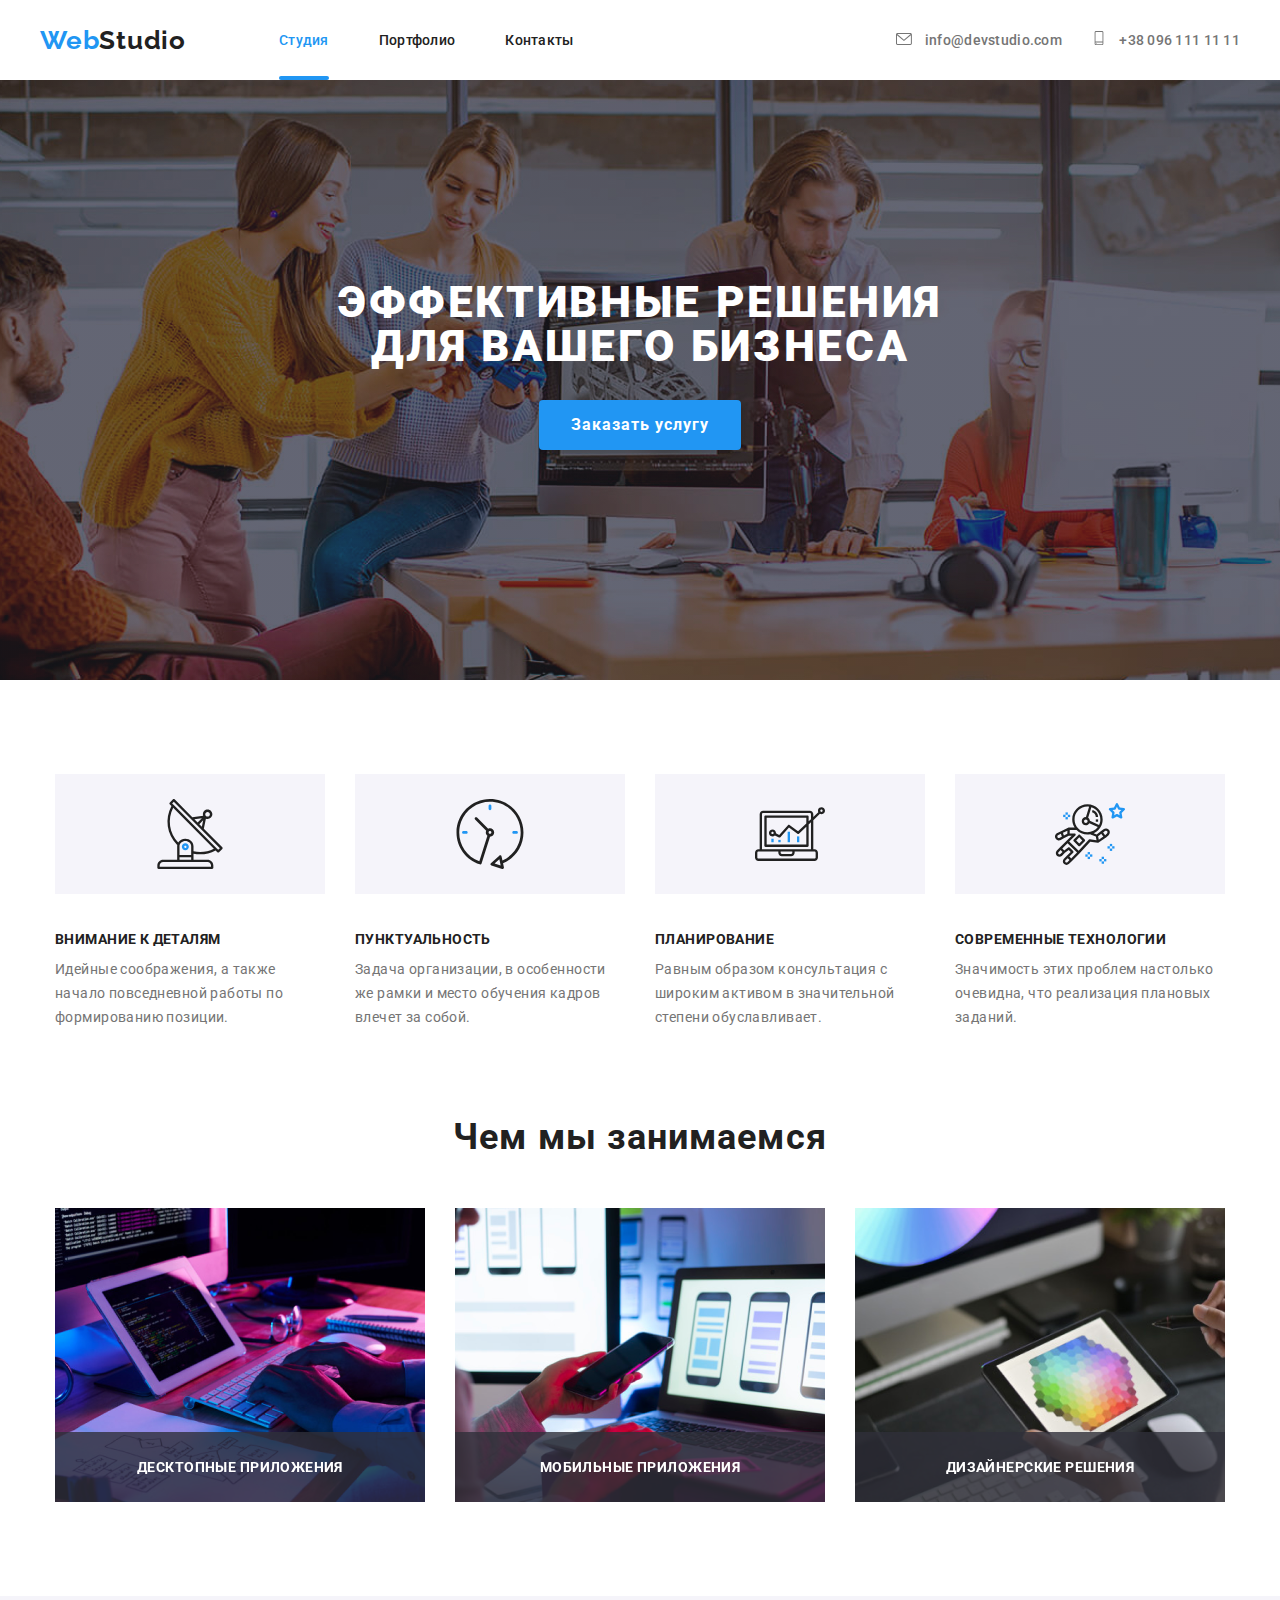
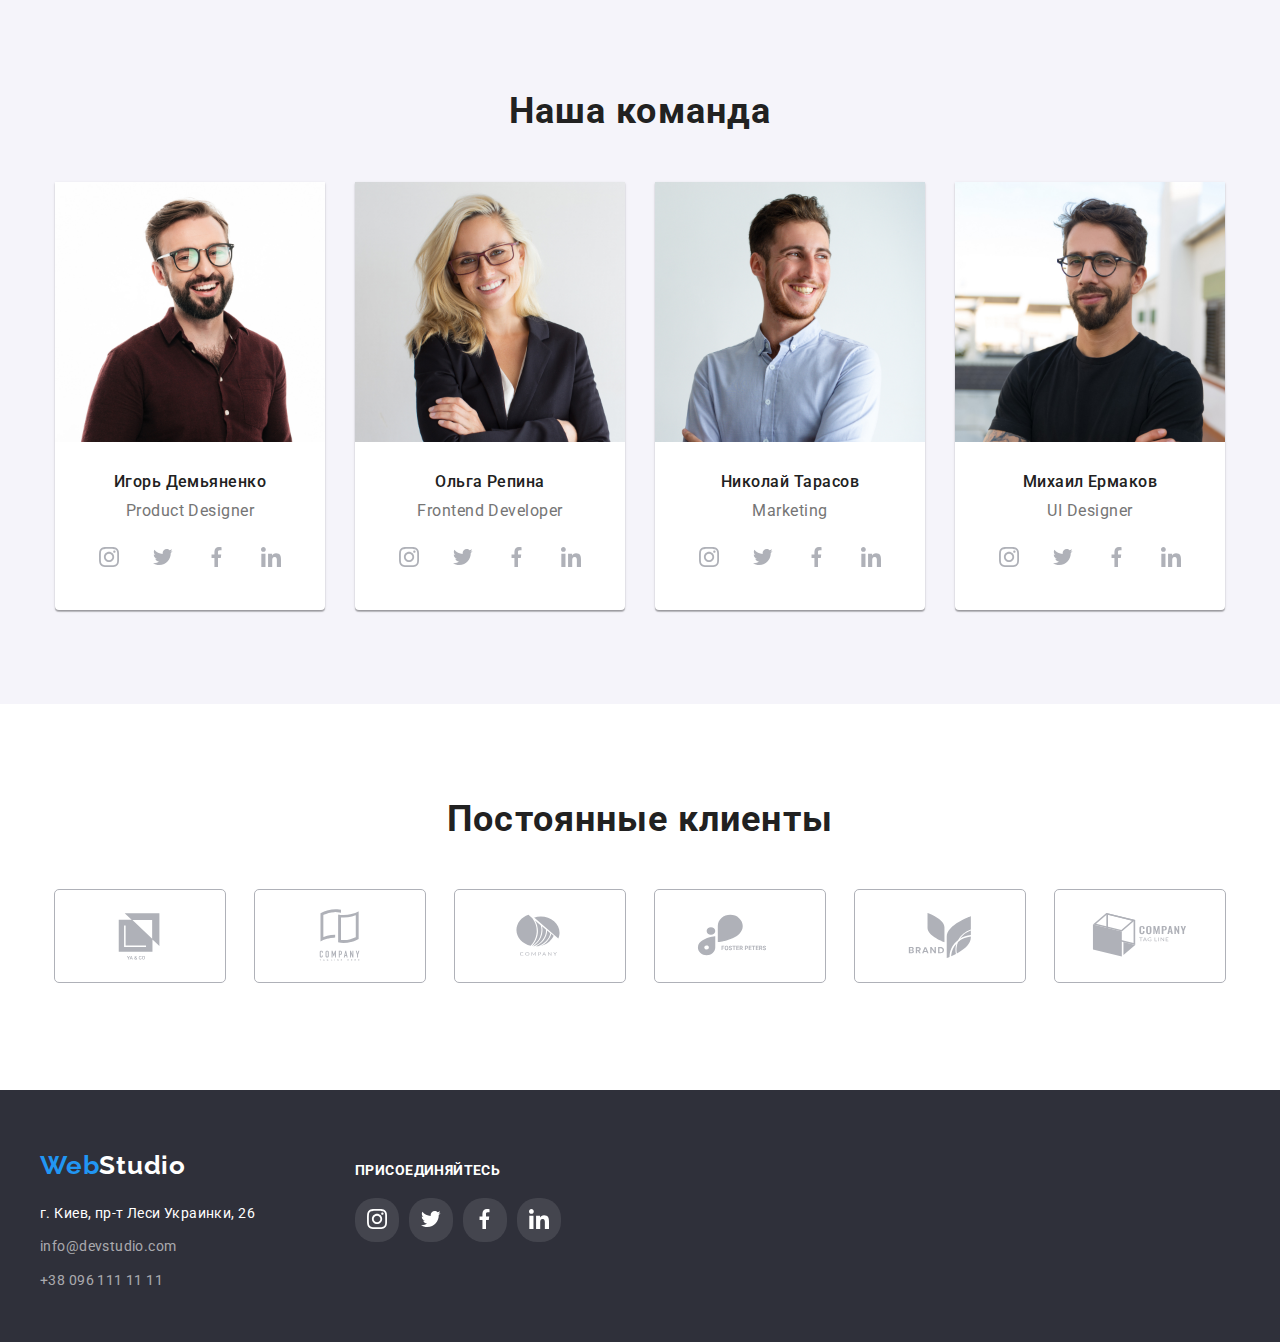
<file: index.html>
<!DOCTYPE html>
<html lang="en">
 
<head>
    <link rel="preconnect" href="https://fonts.googleapis.com">
    <link rel="preconnect" href="https://fonts.gstatic.com" crossorigin>
    <link href="https://fonts.googleapis.com/css2?family=Raleway:wght@700&family=Roboto:wght@400;500;700&display=swap" rel="stylesheet">
    <link rel="stylesheet" href="./css/style.css">
    <link rel="stylesheet" href="./css/normalize.css">
    <link rel="stylesheet" href="./js/modal.js">
    <meta charset="UTF-8">
    <meta http-equiv="X-UA-Compatible" content="IE=edge">
    <meta name="viewport" content="width=device-width, initial-scale=1.0">
    <title>WebStudio</title>
</head>



<body class="body">
    
    <div class="nav-container"> 
    <header class="header">
         <nav class="nav-menu">
                <a class="logo" href=""><span class="span__logo">Web</span>Studio</a>

                <ul class="nav-items">
                 <li class="nav-item"> <a class="nav-link is-active"  href="./index.html">Студия</a> </li>
                 <li class="nav-item"> <a class="nav-link"  href="./portfolio.html">Портфолио</a> </li>
                 <li class="nav-item"> <a class="nav-link"  href="">Контакты</a> </li>
                </ul>
            </nav>
                <ul class="nav-adress">
                    <li class="nav-contacts">
                      <a class="contacts-item " href="mailto:info@devstudio.com"> 
                        <svg class="btn-mail"> 
                            <use href="./symbol-defs.svg#icon-envelope-1"> </use>
                        </svg> 
                        info@devstudio.com
                      
                      </a> 
                    </li>
                   
                    <li class="nav-contacts">
                      <a class="contacts-item " href="tel:+380961111111"> 
                        <svg class="btn-phone"> 
                            <use href="./symbol-defs.svg#icon-smartphone-1"> </use>
                        </svg> 
                        +38 096 111 11 11
                      
                      </a> 
                    </li>
                </ul>
           
    </header>
    </div>
    <main>
          
        <section class="hero__section">      
            

            <h1 class="hero__title"> Эффективные решения для вашего бизнеса </h1>
            <button class="button" type="button" data-modal-open>Заказать услугу</button>

    
        
        </section>

        <section class="modal-container"> 
          <div class="backdrop is-hidden" data-modal>   
            <div class="modal"> 
            <p> </p>
            <button type="button" class="exit-button" data-modal-close> <svg class="exit-svg"> 
              <use href="./symbol-defs.svg#icon-close-black-18dp-2-1"> </use>
            </svg></button>
            </div>


          </div>
        </section>

        
        <section class="functions">
            <div class="functions__container">
            <ul class="functions">
                <li class="functions__icon first-icon">
                    <h4 class="function">
                        Внимание к деталям
                    </h4>
                    <p class="function__description" width="270px" height="75px">Идейные соображения, а также начало повседневной работы по формированию позиции.</p>
                </li>
                <li class="functions__icon second-icon">
                    <h4 class="function">
                        Пунктуальность
                    </h4>
                    <p class="function__description" width="270px" height="75px">Задача организации, в особенности же рамки и место обучения кадров влечет за собой.</p>
                </li>
                <li class="functions__icon three-icon"> 
                    <h4 class="function">
                        Планирование
                    </h4>
                    <p class="function__description" width="270px" height="75px">Равным образом консультация с широким активом в значительной степени обуславливает.</p>
                </li>
                <li class="functions__icon four-icon">
                    <h4 class="function">
                        Современные технологии
                    </h4>
                    <p class="function__description" >Значимость этих проблем настолько очевидна, что реализация плановых заданий.</p>
                </li>
            </ul>
        </div>
            </section>

            <section class="work">
                <div class="nav-container">

                
                <h2 class="work-section-header">Чем мы занимаемся</h2>
                
            <ul class="work-gallery"> 

            <li class="work-items">
              <div class="label-bg"> 
            <img  src="./images/Keyboard.png" alt="Работа" width="370px" height="294px"> 
             <p class="label"> Десктопные приложения </p>
            </div>
          </li> 
            <li class="work-items">
              <div class="label-bg">
            <img  src="./images/search.png" alt="Работа" width="370px" height="294px">
            <p class="label"> Мобильные приложения </p> 
          </div>
          
          </li>
            <li class="work-items">
              <div class="label-bg"> 
            <img  src="./images/xyeta.png" alt="Работа" width="370px" height="294px"> 
            <p class="label"> Дизайнерские решения </p>
          </div>
          
          </li>
            </ul>
            </div>
        </section>

        <section class="section__team">
            <div class="team-container">
            <h2 class="team">Наша команда</h2>
            <ul class="team-cards-list">
                <li class="team-cards"> 
                  <img src="./images/igor.jpg" alt="Игорь" width="270" height="260">           
                    <p class="team__members">Игорь Демьяненко</p>
                    <p class="team__post">Product Designer</p>
                    <ul class="worker-icons">
                    <li class="icons-background">  
                     <a class="icons-item" href="">
                        <svg class="card-icon insta">
                          <use href="./symbol-defs.svg#icon-instagram-2"></use>
                        </svg>
                      </a>
                    </li>
                      <li class="icons-background"> 

                      <a class="icons-item" href="">
                        <svg class="card-icon">
                          <use href="./symbol-defs.svg#icon-Vector-2"></use>
                        </svg>
                      </a>
                    </li>
                      <li class="icons-background">

                      <a class="icons-item" href="">
                        <svg class="card-icon">
                          <use href="./symbol-defs.svg#icon-Vector-3"></use>
                        </svg>
                      </a>
                    </li>
                    <li class="icons-background"> 
                      <a class="icons-item" href="">
                        <svg class="card-icon">
                          <use href="./symbol-defs.svg#icon-linkedin-1"></use>
                        </svg>
                      </a>
                    </li>
                    </ul>
            
                </li>
                <li class="team-cards">
                  
                    <img src="./images/Olga.jpg" alt="Игорь" width="270" height="260">
                    <p class="team__members">Ольга Репина</p>
                    <p class="team__post">Frontend Developer</p>
                    <ul class="worker-icons">
                        <li class="icons-background">  
                         <a class="icons-item" href="">
                            <svg class="card-icon insta">
                              <use href="./symbol-defs.svg#icon-instagram-2"></use>
                            </svg>
                          </a>
                        </li>
                          <li class="icons-background"> 
    
                          <a class="icons-item" href="">
                            <svg class="card-icon">
                              <use href="./symbol-defs.svg#icon-Vector-2"></use>
                            </svg>
                          </a>
                        </li>
                          <li class="icons-background">
    
                          <a class="icons-item" href="">
                            <svg class="card-icon">
                              <use href="./symbol-defs.svg#icon-Vector-3"></use>
                            </svg>
                          </a>
                        </li>
                        <li class="icons-background"> 
                          <a class="icons-item" href="">
                            <svg class="card-icon">
                              <use href="./symbol-defs.svg#icon-linkedin-1"></use>
                            </svg>
                          </a>
                        </li>
                        </ul>

                </li>
                <li class="team-cards">
                  
                    <img src="./images/Taras.jpg" alt="Игорь" width="270" height="260">
                    <p class="team__members">Николай Тарасов</p>
                    <p class="team__post">Marketing</p>
                    <ul class="worker-icons">
                        <li class="icons-background">  
                         <a class="icons-item" href="">
                            <svg class="card-icon insta">
                              <use href="./symbol-defs.svg#icon-instagram-2"></use>
                            </svg>
                          </a>
                        </li>
                          <li class="icons-background"> 
    
                          <a class="icons-item" href="">
                            <svg class="card-icon">
                              <use href="./symbol-defs.svg#icon-Vector-2"></use>
                            </svg>
                          </a>
                        </li>
                          <li class="icons-background"> 
    
                          <a class="icons-item" href="">
                            <svg class="card-icon">
                              <use href="./symbol-defs.svg#icon-Vector-3"></use>
                            </svg>
                          </a>
                        </li>
                        <li class="icons-background">  
                          <a class="icons-item" href="">
                            <svg class="card-icon">
                              <use href="./symbol-defs.svg#icon-linkedin-1"></use>
                            </svg>
                          </a>
                        </li>
                        </ul>
               
                </li>
                <li class="team-cards">
                  
                    <img src="./images/Misha.jpg" alt="Игорь" width="270" height="260">
                    <p class="team__members">Михаил Ермаков</p>
                    <p class="team__post">UI Designer</p>
                    <ul class="worker-icons">
                        <li class="icons-background">  
                         <a class="icons-item" href="">
                            <svg class="card-icon insta">
                              <use href="./symbol-defs.svg#icon-instagram-2"></use>
                            </svg>
                          </a>
                        </li>
                          <li class="icons-background"> 
    
                          <a class="icons-item" href="">
                            <svg class="card-icon">
                              <use href="./symbol-defs.svg#icon-Vector-2"></use>
                            </svg>
                          </a>
                        </li>
                          <li class="icons-background">
    
                          <a class="icons-item" href="">
                            <svg class="card-icon">
                              <use href="./symbol-defs.svg#icon-Vector-3"></use>
                            </svg>
                          </a>
                        </li>
                        <li class="icons-background"> 
                          <a class="icons-item" href="">
                            <svg class="card-icon">
                              <use href="./symbol-defs.svg#icon-linkedin-1"></use>
                            </svg>
                          </a>
                        </li>
                        </ul>
        </section>
        <section>
          <div class="client-container">
              <h2 class="client-header">Постоянные клиенты</h2>
                  <ul class="client-list">
                      <li class="client-icon">
                          <svg class="button-icon">
                              <use href="./symbol-defs.svg#icon-Logo">
              
                              </use>
                          </svg>
                      </li>
                      <li class="client-icon">
                          <svg class="button-icon">
                              <use href="./symbol-defs.svg#icon-Logo-1">
  
                              </use>
                          </svg>
                      </li>
                      <li class="client-icon">
                          <svg class="button-icon">
                              <use href="./symbol-defs.svg#icon-Logo-2">
              
                              </use>
                          </svg>
                      </li>
                      <li class="client-icon">
                          <svg class="button-icon">
                              <use href="./symbol-defs.svg#icon-Logo-3">
              
                              </use>
                          </svg>
                      </li>
                      <li class="client-icon">
                          <svg class="button-icon">
                              <use href="./symbol-defs.svg#icon-Logo-6">
              
                              </use>
                          </svg>
                      </li>
                      <li class="client-icon">
                          <svg class="button-icon">
                              <use href="./symbol-defs.svg#icon-Logo-7">
              
                              </use>
                          </svg>
                      </li>
                  </ul>
          </div>
      </section>

        </main>

       
 
        <footer class="footer">
             <div class="footer-wrapper container"> 
          <div class="footer-section">
      
          <a class="footer__logo" href=""><span class="span__logo">Web</span>Studio</a>
          
          <address> 
          <ul>
          <li class="footer__items"> <a class="adress" href=" "> г. Киев, пр-т Леси Украинки, 26 </a> </li>
          <li class="footer__items">
  
              <a class="footer__contacts" href="mailto:info@devstudio.com">info@devstudio.com</a>
  
          </li>
          <li class="footer__items"> <a class="footer__contacts" href="tel:+380961111111"> +38 096 111 11 11 </a>
          </li>
        </ul>
      </div> 
      </address>
    <div class="icons-section"> 
    <p class="icons-title"> ПРИСОЕДИНЯЙТЕСЬ </p>
  <ul class="worker-icons">
    <li class="icons-background">  
     <a class="icons-item" href="">
        <svg class="footer-icons">
          <use href="./symbol-defs.svg#icon-instagram-2"></use>
        </svg>
      </a>
    </li>
      <li class="icons-background"> 

      <a class="icons-item" href="">
        <svg class="footer-icons">
          <use href="./symbol-defs.svg#icon-Vector-2"></use>
        </svg>
      </a>
    </li>
      <li class="icons-background">

      <a class="icons-item" href="">
        <svg class="footer-icons">
          <use href="./symbol-defs.svg#icon-Vector-3"></use>
        </svg>
      </a>
    </li>
    <li class="icons-background"> 
      <a class="icons-item" href="">
        <svg class="footer-icons">
          <use href="./symbol-defs.svg#icon-linkedin-1"></use>
        </svg>
      </a>
    </li>
  </ul>
</div>
</div>
</div>
</footer>
<script src="./js/modal.js"></script>
</body>

</html>
</file>
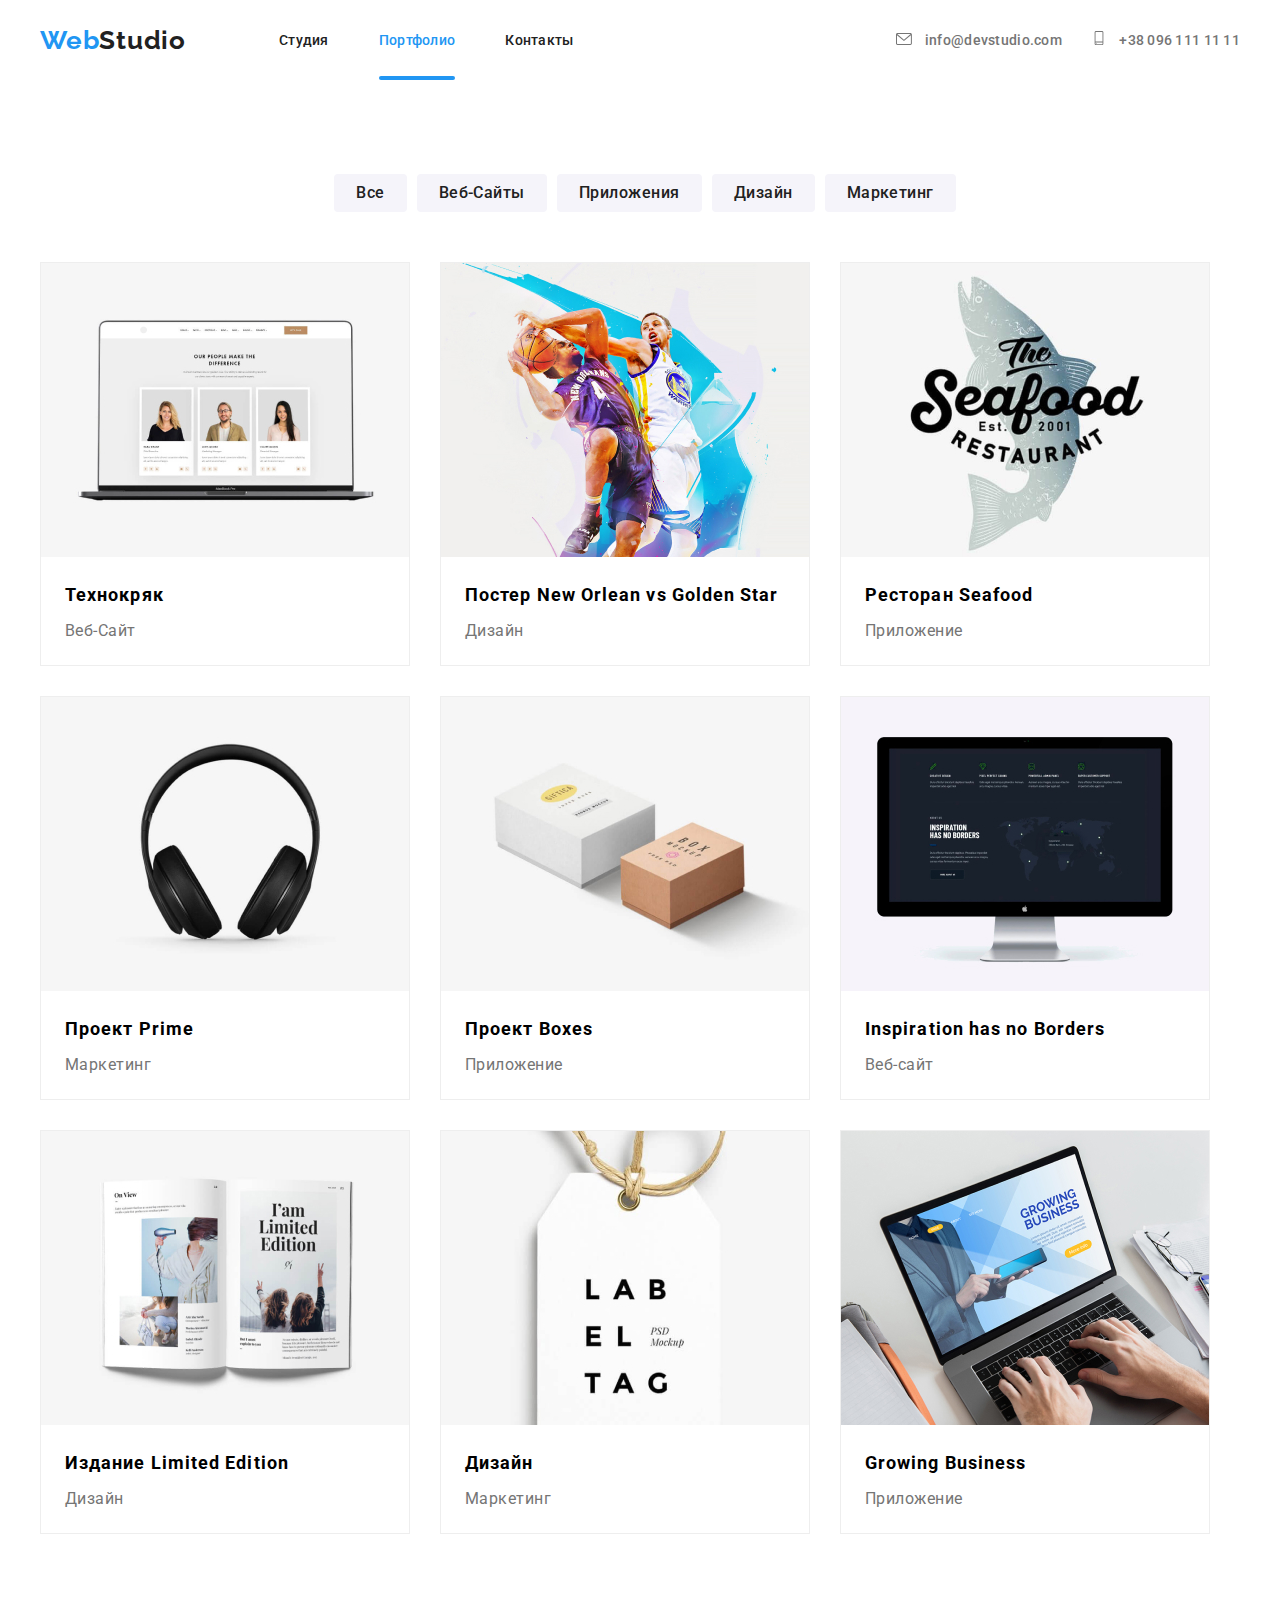
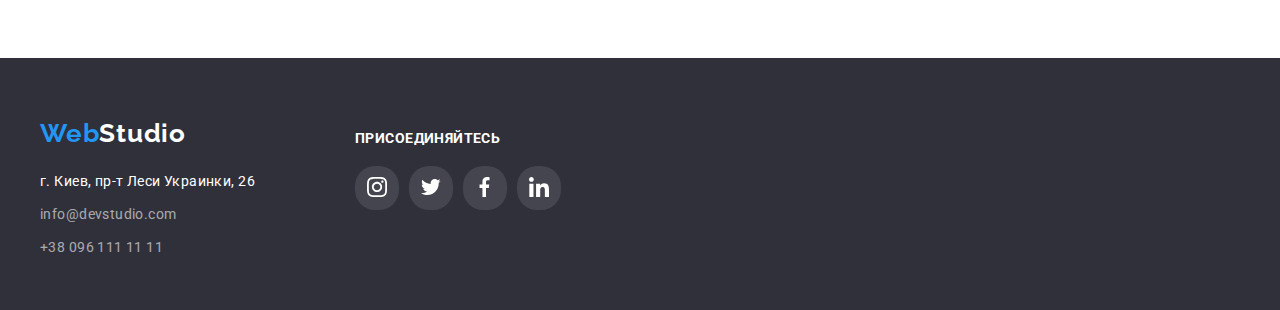
<file: portfolio.html>
<!DOCTYPE html>
<html lang="en">
 
<head>
    <link rel="preconnect" href="https://fonts.googleapis.com">
    <link rel="preconnect" href="https://fonts.gstatic.com" crossorigin>
    <link href="https://fonts.googleapis.com/css2?family=Raleway:wght@700&family=Roboto:wght@400;500;700&display=swap" rel="stylesheet">
    <link rel="stylesheet" href="./css/style2.css">
    <link rel="stylesheet" href="./css/normalize.css">
    <meta charset="UTF-8">
    <meta http-equiv="X-UA-Compatible" content="IE=edge">
    <meta name="viewport" content="width=device-width, initial-scale=1.0">
    <title>WebStudio</title>
</head>



<body class="body"> 
    
    <div class="nav-container"> 
        <header class="header">
             <nav class="nav-menu">
                    <a class="logo" href="./index.html"><span class="span__logo">Web</span>Studio</a>
    
                    <ul class="nav-items">
                     <li class="nav-item"> <a class="nav-link"  href="./index.html">Студия</a> </li>
                     <li class="nav-item"> <a class="nav-link is-active"  href="./portfolio.html">Портфолио</a> </li>
                     <li class="nav-item"> <a class="nav-link"  href="">Контакты</a> </li>
                    </ul>
                </nav>
                    <ul class="nav-adress">
                        <li class="nav-contacts">
                          <a class="contacts-item " href="mailto:info@devstudio.com"> 
                            <svg class="btn-mail"> 
                                <use href="./symbol-defs.svg#icon-envelope-1"> </use>
                            </svg> 
                            info@devstudio.com
                          
                          </a> 
                        </li>
                       
                    <li class="nav-contacts"> 
                      <a class="contacts-item " href="tel:+380961111111"">   
                        <svg class="btn-phone"> 
                          <use href="./symbol-defs.svg#icon-smartphone-1"> </use>
                      </svg> 
                      +38 096 111 11 11
                    </a> 
                    </li>  
                    </ul>
               
        </header>
    </div>
    


    
    <main class="main"> 
        
    <section class="button__section"> 

    <ul class="button-list">
        
                 
        <li> <button class="button__all" type="button">  Все </button> </li>
        <li> <button class="button__all" type="button">  Веб-Сайты  </button> </li>
        <li> <button class="button__all" type="button">  Приложения  </button> </li>
        <li> <button class="button__all" type="button">  Дизайн  </button> </li>
        <li> <button class="button__all" type="button">  Маркетинг  </button> </li>

    
    </ul>
</section class="cards-section"> 

        <div class="container"> 
        <ul class="list-content">
            <li class="content-cards">
                
            <a class="cards" href="">
                <div class="card-group"> 
                <img class="cards-images" src="./images/1.jpg" alt="Технокряк" width="370" height="294">
                <div class="overlay"> <p class="overlay-text"> 
                    Ресурс предлагает комплексные предложения с разным уровнем функционала и сервисов. Все это позволит посетителю получить исчерпывающие сведения о компании или частном лице. 
                </p>
             </div>
            </div>
            <div class="card-base"> 
                    <h2 class="title-card"> Технокряк </h2>
                    <p class="card-description">Веб-Сайт</p>
                </div>
        
            </a>
        </li>

        <li class="content-cards"> 
        <a class="cards" href="">
            <div class="card-group"> 
            <img src="./images/2.jpg" alt="Постер New Orlean vs Golden Star">
            <div class="overlay"> <p class="overlay-text"> 
                Ресурс предлагает комплексные предложения с разным уровнем функционала и сервисов. Все это позволит посетителю получить исчерпывающие сведения о компании или частном лице. 
            </p>
         </div>
        </div>
        <div class="card-base"> 

                <h2 class="title-card"> Постер New Orlean vs Golden Star </h2>
                <p class="card-description">Дизайн</p>
            </div>
         
        </a>
    </li>

    <li class="content-cards"> 
        <a class="cards" href="">
            <div class="card-group"> 
            <img src="./images/3.jpg" alt="Seafood">
            <div class="overlay"> <p class="overlay-text"> 
                Ресурс предлагает комплексные предложения с разным уровнем функционала и сервисов. Все это позволит посетителю получить исчерпывающие сведения о компании или частном лице. 
            </p>
         </div>
        </div>
        <div class="card-base"> 
         
                <h2 class="title-card"> Ресторан Seafood </h2>
                <p class="card-description">Приложение</p>
            </div>
  
        </a>
    </li>

    <li class="content-cards"> 
        <a class="cards" href="">
            <div class="card-group"> 
            <img src="./images/4.jpg" alt="Prime">
            <div class="overlay"> <p class="overlay-text"> 
                Ресурс предлагает комплексные предложения с разным уровнем функционала и сервисов. Все это позволит посетителю получить исчерпывающие сведения о компании или частном лице. 
            </p>
         </div>
        </div>
        <div class="card-base"> 
                <h2 class="title-card"> Проект Prime </h2>
                <p class="card-description">Маркетинг</p>
                </div>
     
        </a>
    </li>

    <li class="content-cards"> 
        <a class="cards" href="">
            <div class="card-group"> 
            <img src="./images/5.jpg" alt="Boxes">
            <div class="overlay"> <p class="overlay-text"> 
                Ресурс предлагает комплексные предложения с разным уровнем функционала и сервисов. Все это позволит посетителю получить исчерпывающие сведения о компании или частном лице. 
            </p>
         </div>
        </div>
        <div class="card-base"> 
                <h2 class="title-card"> Проект Boxes </h2>
                <p class="card-description">Приложение</p>
            </div>
            </a>
        </li>

        <li class="content-cards"> 
            <a class="cards" href="">
                <div class="card-group"> 
                <img src="./images/6.jpg" alt="Borders">
                <div class="overlay"> <p class="overlay-text"> 
                    Ресурс предлагает комплексные предложения с разным уровнем функционала и сервисов. Все это позволит посетителю получить исчерпывающие сведения о компании или частном лице. 
                </p>
             </div>
            </div>
            <div class="card-base"> 
                    <h2 class="title-card"> Inspiration has no Borders </h2>
                    <p class="card-description">Веб-сайт</p>
                </div>
                </a>
            </li>

            <li class="content-cards"> 
                <a class="cards" href="">
                    <div class="card-group"> 
                    <img src="./images/7.jpg" alt="LE издание">
                    <div class="overlay"> <p class="overlay-text"> 
                        Ресурс предлагает комплексные предложения с разным уровнем функционала и сервисов. Все это позволит посетителю получить исчерпывающие сведения о компании или частном лице. 
                    </p>
                 </div>
                </div>
                <div class="card-base"> 
                        <h2 class="title-card"> Издание Limited Edition </h2>
                        <p class="card-description">Дизайн</p>
                    </div>
                    </a>
                </li>

                <li class="content-cards"> 
                    <a class="cards" href="">
                        <div class="card-group"> 
                        <img src="./images/8.jpg" alt="Проект LAB">
                        <div class="overlay"> <p class="overlay-text"> 
                            Ресурс предлагает комплексные предложения с разным уровнем функционала и сервисов. Все это позволит посетителю получить исчерпывающие сведения о компании или частном лице. 
                        </p>
                     </div>
                    </div>
                    <div class="card-base"> 
                            <h2 class="title-card"> Дизайн </h2>
                            <p class="card-description">Маркетинг</p>
                        </div>
                        </a>
                    </li>

                    <li class="content-cards"> 
                        <a class="cards" href="">
                            <div class="card-group"> 
                            <img src="./images/9.jpg" alt="Groiwng Bussines">
                            <div class="overlay"> <p class="overlay-text"> 
                                Ресурс предлагает комплексные предложения с разным уровнем функционала и сервисов. Все это позволит посетителю получить исчерпывающие сведения о компании или частном лице. 
                            </p>
                         </div>
                        </div>
                        <div class="card-base"> 
                                <h2 class="title-card"> Growing Business </h2>
                                <p class="card-description">Приложение</p>
                            </div>
                            </a>
                        </li>


                    </div>
    </ul>
</div>
</main>
    
<footer class="footer">
    <div class="footer-wrapper container"> 
 <div class="footer-section">

 <a class="footer__logo" href=""><span class="span__logo">Web</span>Studio</a>
 
 <address> 
 <ul>
 <li class="footer__items"> <a class="adress" href=" "> г. Киев, пр-т Леси Украинки, 26 </a> </li>
 <li class="footer__items">

     <a class="footer__contacts" href="mailto:info@devstudio.com">info@devstudio.com</a>

 </li>
 <li class="footer__items"> <a class="footer__contacts" href="tel:+380961111111"> +38 096 111 11 11 </a>
 </li>
</ul>
</div> 
</address>
<div class="icons-section"> 
<p class="icons-title"> ПРИСОЕДИНЯЙТЕСЬ </p>
<ul class="worker-icons">
<li class="icons-background">  
<a class="icons-item" href="">
<svg class="footer-icons">
 <use href="./symbol-defs.svg#icon-instagram-2"></use>
</svg>
</a>
</li>
<li class="icons-background"> 

<a class="icons-item" href="">
<svg class="footer-icons">
 <use href="./symbol-defs.svg#icon-Vector-2"></use>
</svg>
</a>
</li>
<li class="icons-background">

<a class="icons-item" href="">
<svg class="footer-icons">
 <use href="./symbol-defs.svg#icon-Vector-3"></use>
</svg>
</a>
</li>
<li class="icons-background"> 
<a class="icons-item" href="">
<svg class="footer-icons">
 <use href="./symbol-defs.svg#icon-linkedin-1"></use>
</svg>
</a>
</li>
</ul>
</div>
</div>
</div>
</footer>
<script src="/js/modal.js"></script>
    </body>

</html>
</file>
<file: css/style.css>
:root {
    --primary-text-color:#212121;
    --title-text-color:#FFFFFF;
    --accent-text-color:#2196F3;
    --contacts-text-color:#757575;
    --primary-background-color:
    #2F303A;
}

*,
*:before,
*:after {
    box-sizing: border-box;
}
 
 
 .body {
    
    background-color: #ffffff;

    font-family: 'Oleo Script', cursive;
    font-family: 'Raleway', sans-serif;
    font-family: 'Roboto', sans-serif;
 }   

.header {
    display: flex;
    justify-content: space-between;
    align-items: center;
}

   .container {
    margin-left: auto;
    margin-right: auto;
    
}

.nav-container {
    margin-left: auto;
    margin-right: auto;
    width: 1200px;
}

.nav-menu {
    display: flex;
    /* justify-content: space-between; */
    align-items: center;
}

.nav-items {
    display: flex;
  }

.nav-item {
    margin-right: 50px;
}
    
.nav-item:last-child {
    margin-right: 0px;
    
}

.span__logo {
    color: var(--accent-text-color);
}

 .logo { 
    margin-right: 93px;
    color: var(--primary-text-color);

    font-family: 'Raleway';
    font-style: normal;
    font-weight: 700;
    font-size: 26px;
    line-height: 31px;
    text-decoration: none;

    letter-spacing: 0.03em;
}

 
 
 .nav-link {
    position: relative;
    display: block;
    padding-top: 32px;
    padding-bottom: 32px;
    

    font-family: 'Roboto';
    font-style: normal;
    font-weight: 500;
    font-size: 14px;
    line-height: 16px;
    letter-spacing: 0.02em;
    text-decoration: none;

    color: var(--primary-text-color);  
    transition: color 250ms cubic-bezier(0.4, 0, 0.2, 1);
}

.nav-link:hover {
    color: var(--accent-text-color);
}


.nav-link::after {
    content: '';
    
    position: absolute;
    width: 100%;
    height: 4px;
    background-color: var(--accent-text-color);
    bottom: 0;
    display: block;
    border-radius: 2px;
    transform: scaleX(0);
    transition: 250ms cubic-bezier(0.4, 0, 0.2, 1);
}

.nav-link:hover::after {
    transform: scaleX(1);
}

.is-active:hover,
.is-active:focus {
    color: var(--accent-text-color);
}

.is-active::before {
    position: absolute;
    content: '';

    width: 100%;
    height: 4px;
    background-color: var(--accent-text-color);
    bottom: 0;
    border-radius: 2px;
}


.is-active {
    color: var(--accent-text-color);
}

.nav-adress {
    display: flex;
    margin-left: auto;
    
}



.btn-mail {
    width: 16px;
    height: 12px;
    cursor: pointer;
    fill: #757575;
    margin-right: 10px;
    
   
    
}


.btn-phone {
    width: 14px;
    height: 14px;
    cursor: pointer;
    fill: #757575;
    margin-right: 10px;
    
    
}

.contacts-item {
    text-decoration: none;
    font-family: 'Roboto';
    font-style: normal;
    font-weight: 500;
    font-size: 14px;
    line-height: 16px;
    letter-spacing: 0.02em;
    
    color: var(--contacts-text-color);
    transition: color 250ms cubic-bezier(0.4, 0, 0.2, 1);
    
}


.nav-contacts:first-child {
    margin-right: 30px;
}

.nav-contacts:hover .btn-phone {
   fill: #2196F3;

   
   
}

.contacts-item:hover {
    color: var(--accent-text-color);
    
}

.contacts-item:hover .btn-mail {
    fill: var(--accent-text-color);
 
}

.hero__section {

    width: 1600px;
    height: 600px;
    left: 0px;
    top: 80px;

    width: 100%;
    padding: 200px 0px;
     
    background-color: var(--primary-background-color);
    background-image: linear-gradient(to right, rgba(47, 48, 58, 0.4), rgba(47, 48, 58, 0.4)), url("../images/our\ team.jpg");
    outline: 1px, solid #C4C4C4;
    background-size: cover;
    background-position: center;
    background-repeat: no-repeat;

}

 .hero__title {

    width: 696px;
    height: 120px;
    left: 452px;
    top: 280px;

    font-family: 'Roboto';
    text-align: center;
    font-weight: 900;
    font-size: 44px;
    line-height: 1;
    letter-spacing: 0.06em;
    text-transform: uppercase;



    color:#FFFFFF;
    padding-bottom: 30px;
    margin: 0 auto;
    width: 696px;

    

 }


 .button {
    margin: 0 auto;
    padding: 10px 32px;
    font-family: 'Roboto';
    font-style: normal;
    font-weight: 700;
    font-size: 16px;
    line-height: 30px;
    cursor: pointer;

    display: flex;
    align-items: center;
    text-align: center;
    letter-spacing: 0.06em;
   

    color: #FFFFFF;

    background: var(--accent-text-color);
    box-shadow: 0px 4px 4px rgba(0, 0, 0, 0.15);
    border-radius: 4px;


 }

 .button:hover,
 .button:focus {

   background-color: #188CE8;
   color: var(--title-text-color); 
   transition: color 250ms cubic-bezier(0.4, 0, 0.2, 1); 
 }
 

.backdrop {
    position: fixed;
    top: 0;
    left: 0;
    width: 100%;
    height: 100%;
    background-color: rgba(0, 0, 0, 0.5);
    
    
    transition: opacity 250ms cubic-bezier(0.4, 0, 0.2, 1);
}

.backdrop.is-hidden {
    opacity: 0;
    pointer-events: none;
}

.backdrop.is-hidden .modal {
    transform: translate(-50%, -50%) scale(0.9);
}

.modal {
    width: 528px;
    height: 581px;
    left: 536px;
    top: 221px;
    background-color: var(--title-text-color);
    

    position: absolute;
    top: 50%;
    left: 50%;

    transform: translate(-50%, -50%) scale(1);
    transition: transform 250ms cubic-bezier(0.4, 0, 0.2, 1);
}

.modal[open] {
    transform: scale(1);
    opacity: 1;
    visibility: visible;
}

.exit-svg {
    width: 19px;
    height: 19px;
    padding-top: 4px;
}

.exit-button {
    position: absolute;
    border-radius: 50%;
    right: 8px;
    top: 8px;
    width: 30px;
    height: 30px;
    border: 1px solid rgba(0, 0, 0, 0.1);
    cursor: pointer;
    
}

.exit-button:hover .exit-svg {
    fill: var(--accent-text-color);
}

.label {

    padding-top: 27px;
    padding-bottom: 27px;
    background: rgba(47, 48, 58, 0.8);
    width: 370px;
    position: absolute;
    bottom: 0px;


    font-family: 'Roboto';
    font-weight: 700;
    font-size: 14px;
    line-height: 16px;
    text-align: center;
    letter-spacing: 0.03em;
    text-transform: uppercase;
    color: #FFFFFF;
}

.label-bg {
    position: relative;
}

.functions__icon:before {
    display: inline-block;
    content: '';
    width: 270px;
    height: 120px;
    margin-bottom: 30px;
    

    background-color: #F5F4FA;
    background-repeat: no-repeat;
    background-position: center;
}

.functions__icon.first-icon::before {
   background-image: url("../images/antenna\ 1.svg");
}

.functions__icon.second-icon::before {
    background-image: url("../images/clock\ 1.svg");
 }

 .functions__icon.three-icon::before {
    background-image: url("../images/diagram\ 1.svg");
 }

 .functions__icon.four-icon::before {
    background-image: url("../images/astronaut\ 1.svg");
 }

.functions {
    display: flex;
    padding-top: 94px;
    justify-content: center;
    
}

.function {
    
    font-family: 'Roboto';
    font-style: normal;
    font-weight: 700;
    font-size: 14px;
    line-height: 16px;
    letter-spacing: 0.03em;
    text-transform: uppercase;

    color: var(--primary-text-color);

}
 
.function__description {
    padding-top: 10px;
    width: 270px;
    height: 75px;
    font-family: 'Roboto';
    font-style: normal;
    font-weight: 400;
    font-size: 14px;
    line-height: 24px;


    letter-spacing: 0.03em;

    color: #757575;
}

.functions__icon {
    margin-left: 30px;
}

.functions__icon:first-child {
    margin-left: 0px;
}

.client-container {
    margin: 0 auto;
    width: 1205px;
    height: 386px;
  
    
}

.work {
  margin-bottom: 94px;
}


.work-section-header {
    margin-bottom: 50px;
    padding-top: 94px;
    
    
    
    font-family: 'Roboto';
    font-style: normal;
    font-weight: 700;
    font-size: 36px;
    line-height: 42px;
    text-align: center;
    letter-spacing: 0.03em;
    
    color: #212121;
}

.work-gallery {
    display: flex;
    justify-content: center;
}

.work-items {
    margin-left: 30px;

    width: 370px;
    height: 294px;
} 

.work-items:first-child {
    margin-left: 0px;
}

.section__team {
    background-color:  #F5F4FA;
     
    padding: 94px;
    
}



.team {

    margin-bottom: 50px;
    font-family: 'Roboto';
    font-style: normal;
    font-weight: 700;
    font-size: 36px;
    line-height: 42px;
    text-align: center;
    letter-spacing: 0.03em;
    
    color: var(--primary-text-color); 
}


.team-cards-list {
    display: flex;
    justify-content: center;

}

.team-cards {
   align-items: center;
   margin-left: 30px;
    
    
   width: 270px;
    height: 428px;
   
   background: var(--title-text-color);
   
   
   box-shadow: 0px 1px 3px rgba(0, 0, 0, 0.12), 0px 1px 1px rgba(0, 0, 0, 0.14), 0px 2px 1px rgba(0, 0, 0, 0.2);
   border-radius: 0px 0px 4px 4px;
 
}

.team-cards:first-child {
    margin-left: 0px;
}

.team__members {

    text-align: center;
    padding-top: 30px;
    padding-bottom: 10px;
  
    
    font-family: 'Roboto';
    font-style: normal;
    font-weight: 500;
    font-size: 16px;
    line-height: 19px;
    letter-spacing: 0.03em;
    
    color: var(--primary-text-color);
    
    
}

.team__post {
    padding-bottom: 16px;
    text-align: center;
    

    font-family: 'Roboto';
    font-style: normal;
    font-weight: 400;
    font-size: 16px;
    line-height: 19px;
    letter-spacing: 0.03em;

    color: #757575;
   
}


.worker-icons {
    display: flex;
    justify-content: center;
   
}

.worker-icons:last-child {
    margin-right: 0px;
}

.icons-section:last-child {
    margin-right: 0px;
}

.icons-background {
    background: rgba(255, 255, 255, 0.1);
    border-radius: 20px;
    width: 44px;
    height: 44px;
    margin-right: 10px; 
    padding-top: 5px;
    display: flex;
    justify-content: center;
    align-items: center;
    cursor: pointer;
    transition: 250ms cubic-bezier(0.4, 0, 0.2, 1); 
}

.icons-background:last-child {
    margin-right: 0px;
}

.icons-background:hover {
    background-color: #2196F3;
}

.icons-background:hover .card-icon {
    fill: white;
}

.card-icon {
    fill: #AFB1B8;
    width: 20px;
    height: 20px;
}

.container {
    margin-left: auto;
    margin-right: auto;
    width: 1200px;
}

.client-header {
    font-family: 'Roboto';
    font-weight: 700;
    font-size: 36px;
    line-height: 42px;
    text-align: center;
    letter-spacing: 0.03em;
    
    color: #212121;
    padding-bottom: ;
    padding-top: 94px;
    margin-bottom: 50px;
}

.client-list {
    display:flex;
    margin-bottom: 94px;
    cursor: pointer;
    justify-content: center;
    padding-bottom: 94px;
    
}



.client-icon {
    outline: 1px solid #AFB1B8;
    border-radius: 4px;
    width: 170px;
    height: 92px;
    margin-right: 30px;
    padding: 16px 32px;
    justify-content: center;
    align-items: center;
    cursor: pointer;
    transition: 250ms cubic-bezier(0.4, 0, 0.2, 1);
}

.client-icon:last-child {
    margin-right: 0px;
}

.button-icon {
    width: 106px;
    height: 60px;
    fill: #AFB1B8;
    transition: 250ms cubic-bezier(0.4, 0, 0.2, 1);
}



.client-icon:hover .button-icon {
    fill: #2196F3;
}

.client-icon:hover {
    outline: 1px solid #2196F3
}

.contacts__footer:hover {
    color:var(--accent-text-color);
}



.icons-title {
    font-family: 'Roboto';
    font-weight: 700;
    font-size: 14px;
    line-height: 16px;
    letter-spacing: 0.03em;
    color: #FFFFFF;
    margin-bottom: 20px;
 }
 
 .footer-icons {
    width: 20px;
    height: 20px;
    fill: white;
 }
 
 .footer__logo {
   
    display: inline-block;
    padding-bottom: 20px;
    padding-top: 60px;
 
    font-family: 'Raleway';
    font-style: normal;
    font-weight: 700;
    font-size: 26px;
    line-height: 1.19;
    letter-spacing: 0.03em;
  
    color: var(--title-text-color);
 }
 
 .footer__contacts {
    
  
    font-style: normal;
    font-weight: 400;
    font-size: 14px;
    line-height: 1.71;
    letter-spacing: 0.03em;
    color: rgba(255, 255, 255, 0.6);
    transition: color 250ms cubic-bezier(0.4, 0, 0.2, 1);
 }

 .footer-icons {
    width: 20px;
    height: 20px;
    fill: white;
 }
 
 .icons-title {
    font-family: 'Roboto';
    font-weight: 700;
    font-size: 14px;
    line-height: 16px;
    letter-spacing: 0.03em;
    color: #FFFFFF;
 }
 
 .footer {
    background-color: var(--primary-background-color);
    
 }
 
 
 .footer__items {
    
    margin-bottom: 9px;
 
    font-family: 'Roboto';
    font-style: normal;
    font-weight: 400;
    font-size: 14px;
    line-height: 24px;
    text-decoration: none;
    
    letter-spacing: 0.03em;
    color: rgba(255, 255, 255, 0.6);
    
    
 }
 
.footer__items:last-child {
    margin-bottom: 0px;
}

 .adress {
 
    font-family: 'Roboto';
    font-style: normal;
    font-weight: 400;
    font-size: 14px;
    line-height: 24px;
    letter-spacing: 0.03em;
 
    color: var(--title-text-color);
 
 }
 .footer__contacts:hover {
    color: var(--accent-text-color);
 }
 
 
 
 .icons-section {
    padding-top: 72px;
    margin-left: 100px;
 }
 
 
 
 .footer-wrapper {
    display: flex;
    height: 252px;
    
    
 }
</file>
<file: css/style2.css>
:root {
    --primary-text-color:#212121;
    --title-text-color:#FFFFFF;
    --accent-text-color:#2196F3;
    --contacts-text-color:#757575;
    --primary-background-color:
    #2F303A;
}
 
 
.body {
   background-color: #ffffff;

   font-family: 'Oleo Script', cursive;
   font-family: 'Raleway', sans-serif;
   font-family: 'Roboto', sans-serif;
}   

.header {
   display: flex;
   justify-content: space-between;
   align-items: center;
}

  .container {
   margin-left: auto;
   margin-right: auto;
   width: 1200;

}

.nav-container {
   margin-left: auto;
   margin-right: auto;
   width: 1200px;
}

.nav-menu {
   display: flex;
   /* justify-content: space-between; */
   align-items: center;

}

.nav-items {
   display: flex;
 }

.nav-items:last-child {
   margin-right: 0px;
}
   
.nav-item {
   margin-right: 50px;
}

.nav-item:last-child {
   margin-right: 0px;
}

.span__logo {
   color: var(--accent-text-color);
}

.logo { 
   margin-right: 93px;
   color: var(--primary-text-color);

   font-family: 'Raleway';
   font-style: normal;
   font-weight: 700;
   font-size: 26px;
   line-height: 31px;
   text-decoration: none;

   letter-spacing: 0.03em;
}


.nav-link {
   position: relative;
   display: block;
   padding-top: 32px;
   padding-bottom: 32px;
   

   font-family: 'Roboto';
   font-style: normal;
   font-weight: 500;
   font-size: 14px;
   line-height: 16px;
   letter-spacing: 0.02em;
   text-decoration: none;

   color: var(--primary-text-color);  
   transition: color 250ms cubic-bezier(0.4, 0, 0.2, 1);
}

.nav-link:hover {
   color: var(--accent-text-color);
}

.is-active::before {
   position: absolute;
   content: '';

   width: 100%;
   height: 4px;
   background-color: var(--accent-text-color);
   bottom: 0;
   border-radius: 2px;
}

.nav-link::after {
   content: '';
   
   position: absolute;
   width: 100%;
   height: 4px;
   background-color: var(--accent-text-color);
   bottom: 0;
   display: block;
   border-radius: 2px;
   transform: scaleX(0);
   transition: 250ms cubic-bezier(0.4, 0, 0.2, 1);
}

.nav-link:hover::after {
   transform: scaleX(1);
}

.is-active:hover,
.is-active:focus {
 color: var(--accent-text-color);
}



.is-active {
   color: var(--accent-text-color);
}

.nav-adress {
   display: flex;
   margin-left: auto;
   
}



.btn-mail {
   width: 16px;
   height: 12px;
   cursor: pointer;
   fill: #757575;
   margin-right: 10px;
   
}


.btn-phone {
   width: 14px;
   height: 14px;
   cursor: pointer;
   fill: #757575;
   margin-right: 10px;
}

.contacts-item {
   text-decoration: none;
   font-family: 'Roboto';
   font-style: normal;
   font-weight: 500;
   font-size: 14px;
   line-height: 16px;
   letter-spacing: 0.02em;
   
   color: var(--contacts-text-color);
   
}

.nav-contacts:first-child {
   margin-right: 30px;
}

.nav-contacts:hover .btn-phone {
  fill: #2196F3;
  
}

.contacts-item:hover {
   color: var(--accent-text-color);
   
}

.contacts-item:hover .btn-mail {
   fill: var(--accent-text-color);
}



 .footer__logo {

    font-family: 'Raleway';
    font-style: normal;
    font-weight: 700;
    font-size: 26px;
    line-height: 31px;
    text-decoration: none;

    letter-spacing: 0.03em;
   color: var(--title-text-color);
 }

.container { 
    margin-left: auto;
    margin-right: auto;
    width: 1200px;
}


.button__section {
   justify-content: center;
   padding-top: 94px;
   margin-bottom: 50px;

   border: out;
}

.button-list {
   display: flex;
     
   justify-content: center;
   padding-top: 94px;
   margin-bottom: 50px;
   border: 1;
   
}

 .button__all {
   font-family: "Roboto";
   font-weight: 500;
   font-size: 16px;
   line-height: 1.6;
   text-align: center;
   letter-spacing: 0.03em;
   color: #212121;
   background-color: #f5f4fa;
   padding: 6px 22px;
   border-radius: 4px;
   margin-left: 10px;
 }

.button__all:hover {
   color: #ffffff;
   background-color: #2196f3;
   border-radius: 4px;
   cursor: pointer;
   transition-duration: 200ms;
   box-shadow: 0px 3px 1px rgba(0, 0, 0, 0.1), 0px 1px 2px rgba(0, 0, 0, 0.08), 0px 2px 2px rgba(0, 0, 0, 0.12);
}
 
 .button__all:hover,
 .button__all:focus {

   background-color: var(--accent-text-color);
   color: var(--title-text-color);  
   box-shadow: 0px 3px 1px rgba(0, 0, 0, 0.1), 0px 1px 2px rgba(0, 0, 0, 0.08), 0px 2px 2px rgba(0, 0, 0, 0.12);
 }
 
.container {
   Width: 1200px;
   margin-left:auto;
   margin-right:auto;

}

.main {
   padding-bottom: 94px
}

 .list-content {
   padding-top: ;
   display: flex;
   flex-wrap: wrap;
   flex-basis: calc(100% / 3 - 20px);

 }

.content-cards {
   margin-right: 30px;
   margin-bottom: 30px;
   border: 1px solid #eeeeee;
   width: 370px;
   height: 404px;
}

.content-cards:nth-child(3n) {
   margin-right: 0px;
}


.content-cards:hover {
   box-shadow: 0px 1px 1px rgba(0, 0, 0, 0.12), 0px 4px 4px rgba(0, 0, 0, 0.06), 1px 4px 6px rgba(0, 0, 0, 0.16);
}

.footer {
   -top: 94px;
}



 .cards {  
   box-sizing: border-box;

   width: 370px;
   background: #FFFFFF;   
}

.card-group {
   position: relative;
   overflow: hidden;
}

.cards:hover .overlay {
   transform: translateY(-100%);
}

.overlay { 
   position: absolute;
   width: 100%;
   background: rgba(33, 150, 243, 0.9);
   color: var(--title-text-color);
   transform: translateY(0%);
   transition: transform 250ms cubic-bezier(0.4, 0, 0.2, 1);
}

.overlay-text {
   padding-top: 63px;
   padding-bottom: 63px;
   padding-left: 24px;
   padding-right: 24px;

   font-family: 'Roboto';
   font-style: normal;
   font-weight: 400;
   font-size: 18px;
   line-height: 1.56;
   letter-spacing: 0.03em;
   height: 100%;

   letter-spacing: 0.03em;

   color: #FFFFFF;
}

.title-card {
   padding-left: 24px;
   padding-top: 20px;

   font-family: 'Roboto';
   font-weight: 700;
   font-size: 18px;
   line-height: 2;
   letter-spacing: 0.06em;
}

.card-description {
  font-weight: 400;
  font-size: 16px;
  line-height: 1.8;
  letter-spacing: 0.03em;
  color: #757575;
  
  padding-top: 4px;
  margin-left: 24px;
  padding-bottom: 20px;
}

.contacts__footer:hover {
   color:var(--accent-text-color);
}

.list-content:nth-child(3n) {
   margin-right: 0px;
 }
 .list-content:nth-last-child(-n + 3) {
   margin-bottom: 0px;
 }
 .list-content:nth-child(-n + 3) {
   margin-top: 0px;
 }

 .contacts__footer:hover {
   color:var(--accent-text-color);
}

.ft-container {
   margin-left: auto;
   margin-right: auto;
   width: 1200px;
   
}

.icons-title {
   font-family: 'Roboto';
   font-weight: 700;
   font-size: 14px;
   line-height: 16px;
   letter-spacing: 0.03em;
   color: #FFFFFF;
   margin-bottom: 20px;
}

.footer-icons {
   width: 20px;
   height: 20px;
   fill: white;
}

.footer__logo {
  
   display: inline-block;
   margin-bottom: 20px;
   margin-top: 60px;

   font-family: 'Raleway';
   font-style: normal;
   font-weight: 700;
   font-size: 26px;
   line-height: 1.19;
   letter-spacing: 0.03em;
 
   color: var(--title-text-color);
}

.footer__contacts {
   
 
   font-style: normal;
   font-weight: 400;
   font-size: 14px;
   line-height: 1.71;
   letter-spacing: 0.03em;
   color: rgba(255, 255, 255, 0.6);
  
}

.footer-icons {
   width: 20px;
   height: 20px;
   fill: white;
}

.icons-title {
   font-family: 'Roboto';
   font-weight: 700;
   font-size: 14px;
   line-height: 16px;
   letter-spacing: 0.03em;
   color: #FFFFFF;
   margin-bottom: 20px;
}

.footer {
   background-color: var(--primary-background-color);
   
}


.footer__items {
   
   margin-bottom: 9px;

   font-family: 'Roboto';
   font-style: normal;
   font-weight: 400;
   font-size: 14px;
   line-height: 24px;
   text-decoration: none;
   
   letter-spacing: 0.03em;
   color: rgba(255, 255, 255, 0.6);
   
   
}

.adress {

   font-family: 'Roboto';
   font-style: normal;
   font-weight: 400;
   font-size: 14px;
   line-height: 24px;
   letter-spacing: 0.03em;

   color: var(--title-text-color);

}
.footer__contacts:hover {
   color: var(--accent-text-color);
}



.icons-section {
   padding-top: 72px;
   margin-left: 100px;
}



.footer-wrapper {
   display: flex;
   height: 252px;
   
   
}




.icons-background {
   background: rgba(255, 255, 255, 0.1);
   border-radius: 20px;
   width: 44px;
   height: 44px;
   margin-right: 10px; 
   padding-top: 5px;
   display: flex;
   justify-content: center;
   align-items: center;
   cursor: pointer;
   transition: 250ms cubic-bezier(0.4, 0, 0.2, 1); 
}

.icons-background:last-child {
   margin-right: 0px;
}

.icons-background:hover {
   background-color: #2196F3;
}

.icons-background:hover .card-icon {
   fill: white;
}

.card-icon {
   fill: #AFB1B8;
   width: 20px;
   height: 20px;
}

.worker-icons {
   display: flex;
}
</file>
